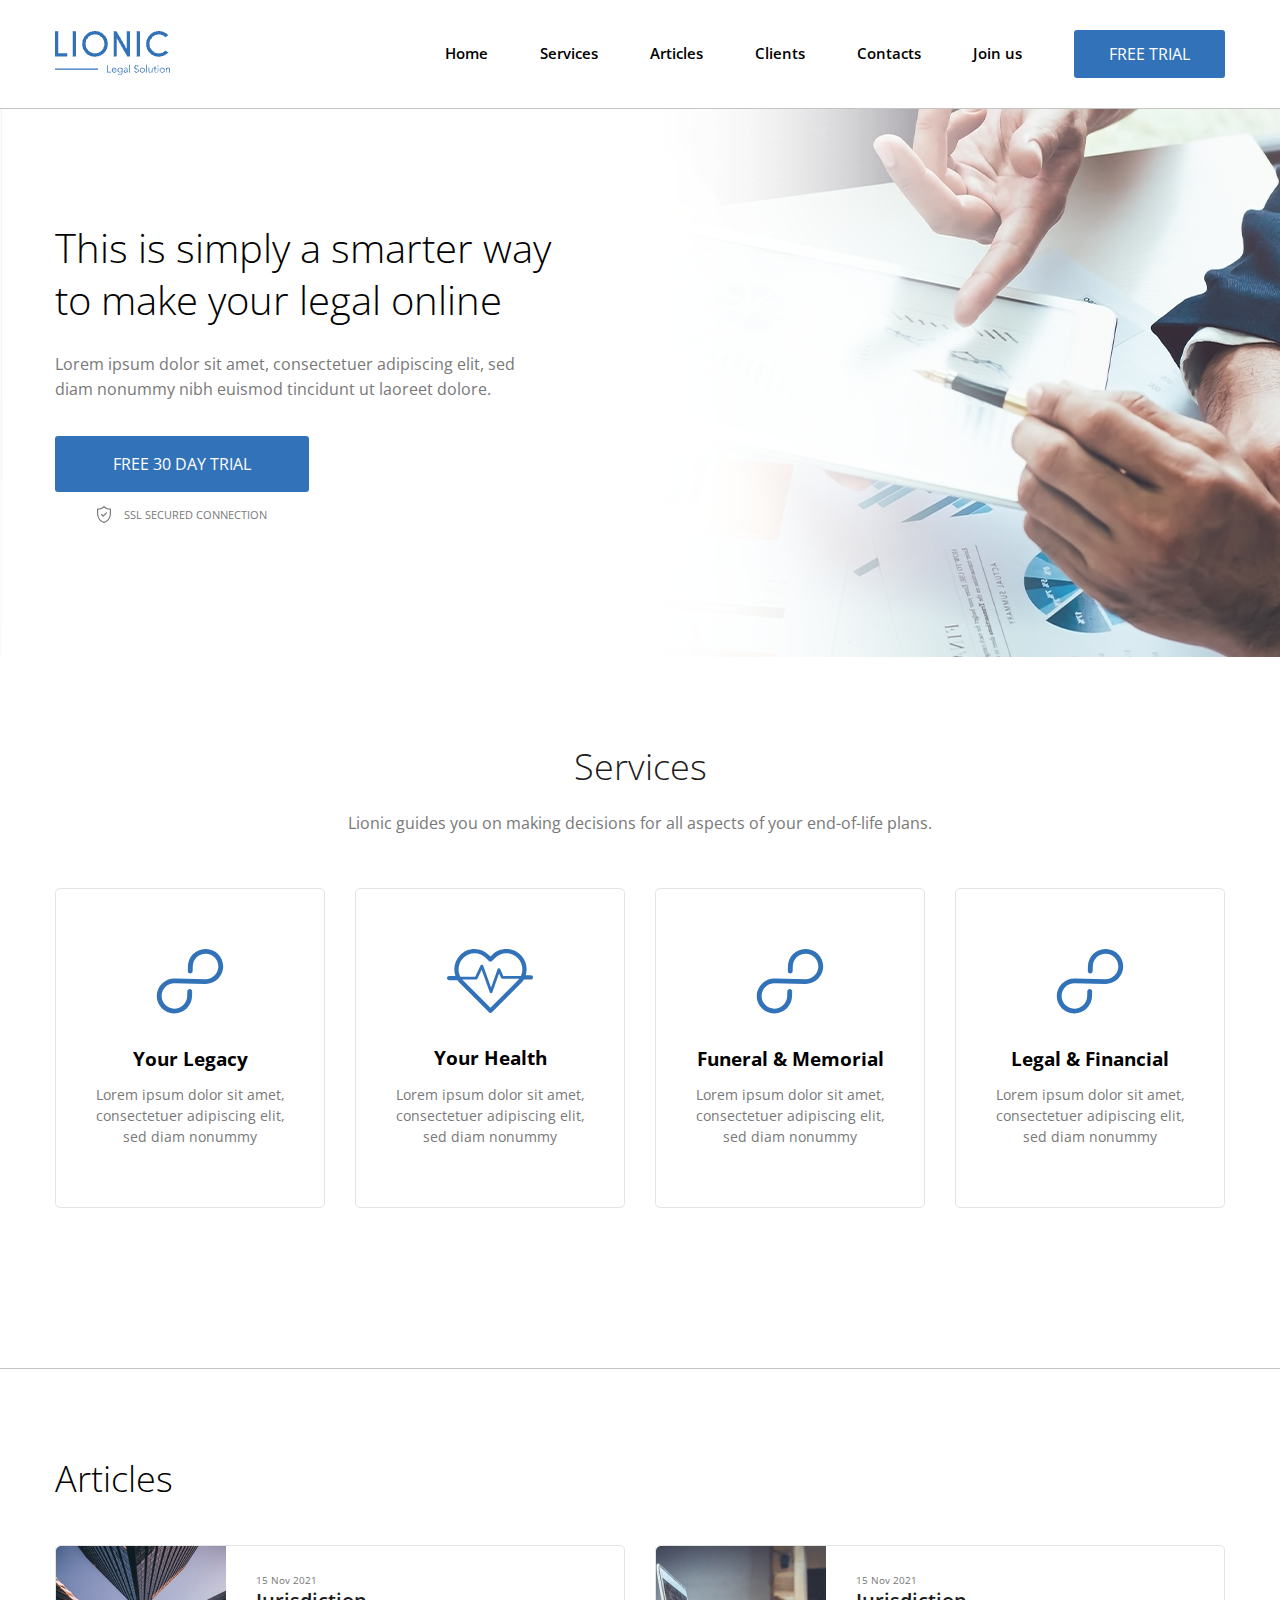
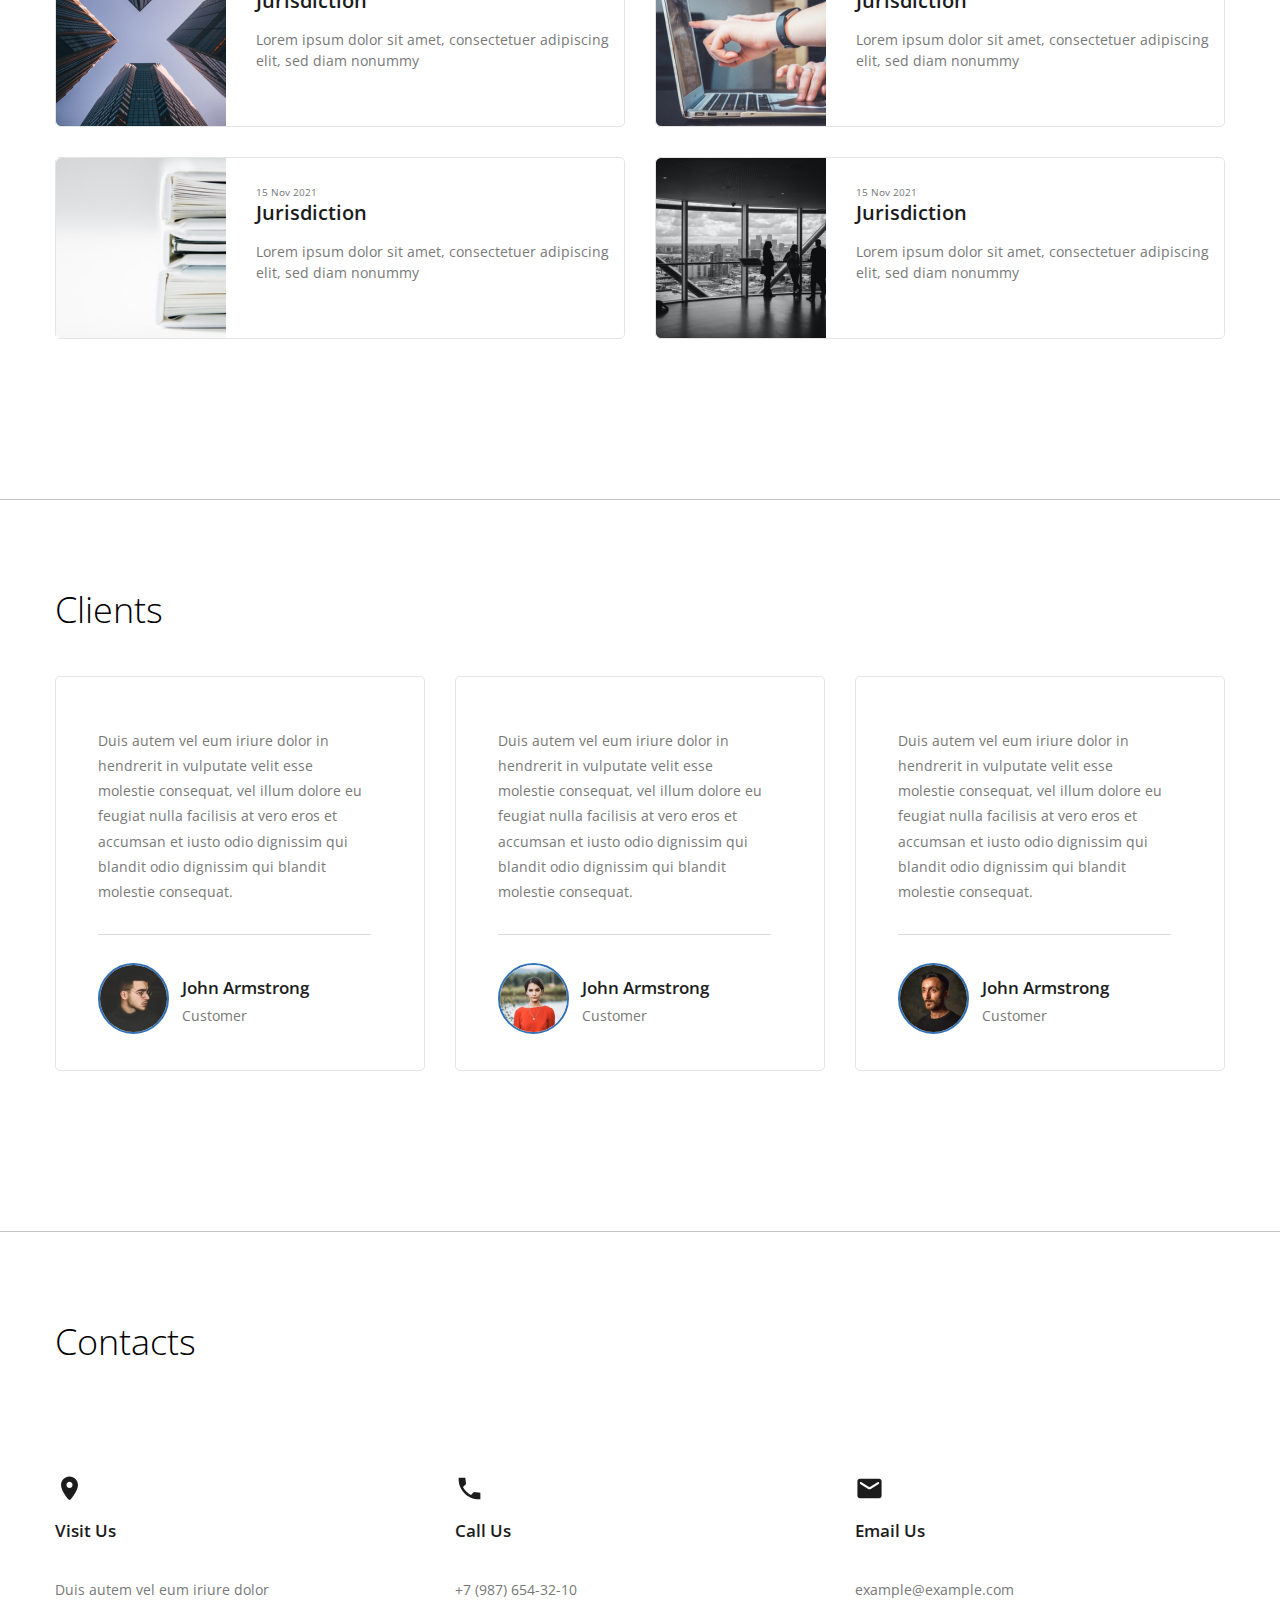
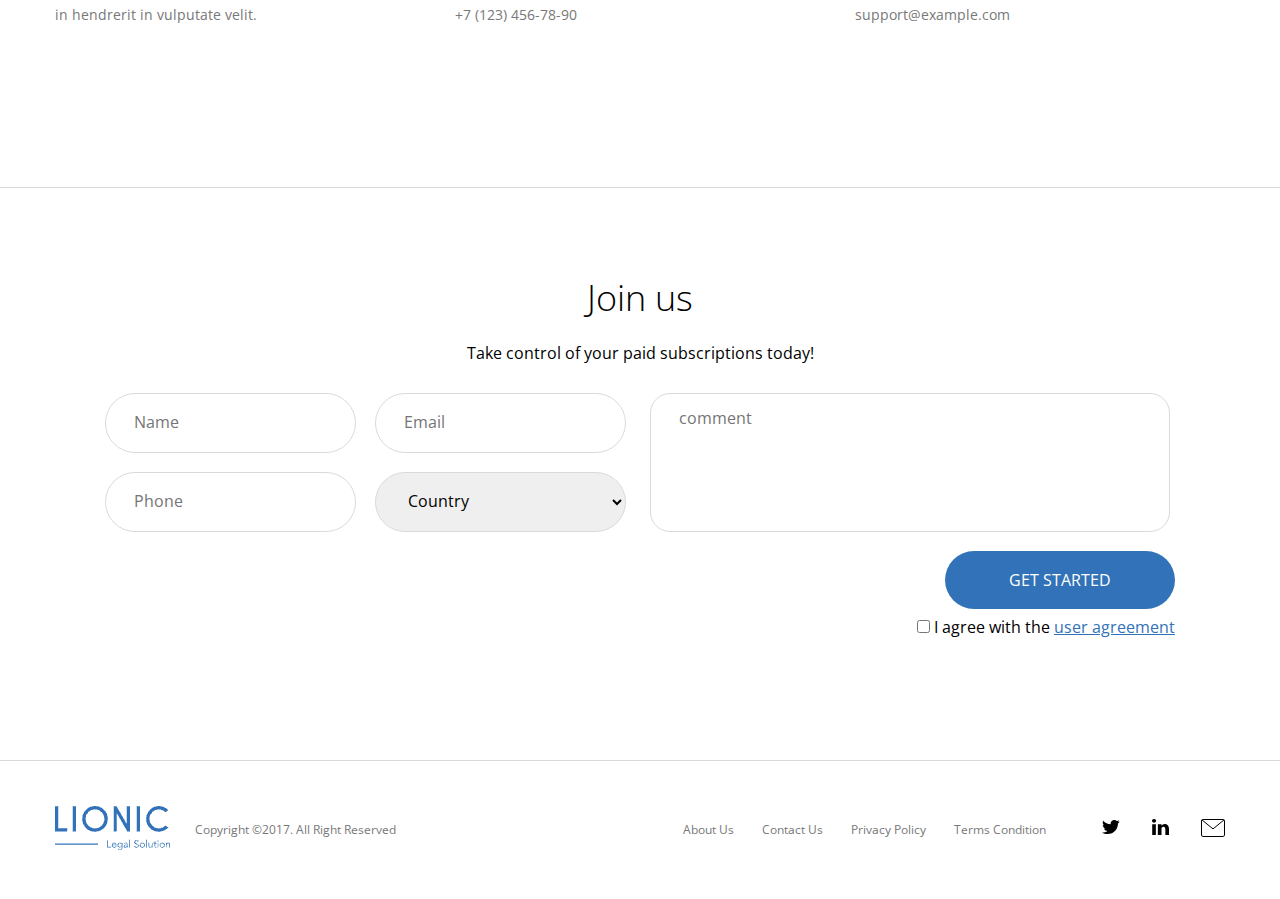
<file: index.html>
<!DOCTYPE html>
<html lang="en">
  <head>
    <meta charset="UTF-8" />
    <meta name="viewport" content="width=device-width, initial-scale=1.0" />
    <title>Lionic</title>
    <link rel="stylesheet" href="assets/css/normalize.css" />
    <link rel="stylesheet" href="assets/css/style.css" />
  </head>
  <body>
    <header class="header">
      <div class="container header-container">
        <a class="header-logo" href="#">
          <img src="assets/img/logo.png" alt="logo" class="header-logo" />
        </a>
        <nav class="header-nav">
          <ul class="header-list list-reset">
            <li class="header-list-item">
              <a href="" class="header-link">Home</a>
            </li>
            <li class="header-list-item">
              <a href="" class="header-link">Services</a>
            </li>
            <li class="header-list-item">
              <a href="" class="header-link">Articles</a>
            </li>
            <li class="header-list-item">
              <a href="" class="header-link">Clients</a>
            </li>
            <li class="header-list-item">
              <a href="" class="header-link">Contacts</a>
            </li>
            <li class="header-list-item">
              <a href="" class="header-link">Join us</a>
            </li>
          </ul>
        </nav>
        <button class="header-btn site-btn btn-reset">FREE TRIAL</button>
      </div>
    </header>

    <main class="main">
      <h1 class="visually-hidden">Lionic</h1>
      <section class="hero">
        <div class="container">
          <div class="hero-content">
            <h2 class="hero-title">
              This is simply a smarter way to make your legal online
            </h2>
            <p class="hero-text">
              Lorem ipsum dolor sit amet, consectetuer adipiscing elit, sed diam
              nonummy nibh euismod tincidunt ut laoreet dolore.
            </p>
            <div class="hero-inner">
              <button class="hero-btn site-btn btn-reset">
                FREE 30 DAY TRIAL
              </button>
              <span class="hero-secured">SSL secured connection</span>
            </div>
          </div>
        </div>
      </section>

      <section class="services section-offset">
        <div class="container">
          <h2 class="services-title section-title">Services</h2>
          <p class="services-text">
            Lionic guides you on making decisions for all aspects of your
            end-of-life plans.
          </p>
          <ul class="services-list list-reset">
            <li class="services-item">
              <svg
              class="services-icon "
                width="67.998291"
                height="65.999695"
                viewBox="0 0 67.9983 65.9997"
                fill="none"
                xmlns="http://www.w3.org/2000/svg"
                xmlns:xlink="http://www.w3.org/1999/xlink"
              >
                <desc>Created with Pixso.</desc>
                <defs />
                <path
                  id="Vector"
                  d="M50.39 0C40.43 -0.22 32.14 7.63 31.89 17.51L31.77 22.48C31.74 23.83 32.83 24.97 34.19 25C35.56 25.03 36.71 23.94 36.74 22.59L36.86 17.62C37.04 10.47 43.06 4.77 50.26 4.93C57.47 5.09 63.19 11.03 63.02 18.18C62.84 25.33 56.82 31.02 49.62 30.87L18.49 30.19C8.54 29.98 0.25 37.83 0 47.7C-0.25 57.57 7.64 65.78 17.6 65.99C27.56 66.21 35.85 58.36 36.09 48.48L36.22 43.57C36.25 42.21 35.16 41.08 33.79 41.05C32.43 41.02 31.28 42.1 31.25 43.46L31.12 48.38C30.94 55.52 24.93 61.22 17.72 61.06C10.52 60.9 4.79 54.96 4.97 47.81C5.15 40.66 11.16 34.97 18.37 35.12L49.49 35.8C59.45 36.01 67.74 28.16 67.99 18.29C68.23 8.42 60.34 0.22 50.39 0L50.39 0Z"
                  fill="#3172B9"
                  fill-opacity="1.000000"
                  fill-rule="nonzero"
                />
              </svg>
              <h3 class="services-item-title">Your Legacy</h3>
              <p class="services-item-text">
                Lorem ipsum dolor sit amet, consectetuer adipiscing elit, sed
                diam nonummy
              </p>
            </li>
            <li class="services-item">
              <svg
               class="services-icon "
                width="86.000000"
                height="64.000305"
                viewBox="0 0 86 64.0003"
                fill="none"
                xmlns="http://www.w3.org/2000/svg"
                xmlns:xlink="http://www.w3.org/1999/xlink"
              >
                <desc>Created with Pixso.</desc>
                <defs />
                <path
                  id="Vector"
                  d="M79.62 20.27C79.62 22.33 79.31 24.35 78.72 26.27L83.86 26.27C85.04 26.27 86 27.22 86 28.4C86 29.58 85.04 30.54 83.86 30.54L77.47 30.54C77.26 30.54 77.07 30.51 76.88 30.46C76 31.97 74.93 33.36 73.69 34.6L44.97 63.37C44.77 63.57 44.53 63.73 44.28 63.83C44.02 63.94 43.74 64 43.46 64C43.18 64 42.9 63.94 42.64 63.83C42.38 63.73 42.15 63.57 41.95 63.37L13.23 34.6C12.19 33.56 11.27 32.42 10.48 31.18C10.31 31.23 10.13 31.25 9.95 31.25L2.13 31.25C1.85 31.25 1.57 31.19 1.31 31.09C1.05 30.98 0.82 30.82 0.62 30.62C0.42 30.42 0.26 30.19 0.16 29.93C0.05 29.67 -0.01 29.39 0 29.11C0 27.93 0.95 26.98 2.13 26.98L8.44 26.98C5.96 19.86 7.56 11.61 13.23 5.93C15.1 4.05 17.33 2.55 19.79 1.53C22.24 0.51 24.88 -0.01 27.54 6.1e-5C32.95 6.1e-5 38.03 2.1 41.85 5.93L43.46 7.54L45.07 5.93C46.94 4.04 49.17 2.55 51.63 1.53C54.08 0.51 56.72 -0.01 59.38 6.1e-5C62.04 -0.01 64.67 0.51 67.13 1.53C69.58 2.55 71.81 4.05 73.69 5.93C75.57 7.81 77.07 10.05 78.09 12.51C79.1 14.97 79.62 17.6 79.62 20.27ZM70.67 8.95C69.19 7.46 67.43 6.28 65.49 5.48C63.55 4.67 61.47 4.26 59.38 4.27C57.28 4.26 55.2 4.67 53.26 5.48C51.32 6.28 49.56 7.46 48.08 8.95L44.96 12.07C44.77 12.27 44.53 12.43 44.27 12.54C44.01 12.64 43.74 12.7 43.46 12.7C43.18 12.7 42.9 12.64 42.64 12.54C42.38 12.43 42.15 12.27 41.95 12.07L38.84 8.95C37.36 7.46 35.6 6.28 33.66 5.48C31.72 4.67 29.64 4.26 27.54 4.27C25.44 4.26 23.36 4.67 21.42 5.48C19.48 6.28 17.72 7.46 16.24 8.95C11.17 14.04 10.23 21.71 13.42 27.76L28.23 27.76L33.53 16.47C33.78 15.95 34.27 15.63 34.89 15.66C35.17 15.67 35.44 15.77 35.66 15.93C35.89 16.1 36.06 16.33 36.16 16.6L44.05 38.48L50.54 20.16C50.63 19.9 50.8 19.66 51.03 19.49C51.26 19.33 51.53 19.23 51.82 19.22C52.1 19.21 52.38 19.28 52.62 19.43C52.86 19.58 53.05 19.79 53.17 20.05L56.35 27.05L73.85 27.05C76.61 21.12 75.55 13.84 70.67 8.95L70.67 8.95ZM16.24 31.58L43.46 58.84L70.67 31.58C71.22 31.03 71.73 30.45 72.19 29.83L55.73 29.83C55.17 29.83 54.37 29.57 54.14 29.06L52.04 24.44L45.4 43.18C45.2 43.75 44.67 44.13 44.06 44.13L44.06 44.13C43.46 44.13 42.93 43.76 42.72 43.19L34.65 20.79L30.42 29.79C30.19 30.29 29.99 30.54 29.43 30.54L15.29 30.54C15.59 30.9 15.91 31.24 16.24 31.58Z"
                  fill="#3172B9"
                  fill-opacity="1.000000"
                  fill-rule="nonzero"
                />
              </svg>

              <h3 class="services-item-title">Your Health</h3>
              <p class="services-item-text">
                Lorem ipsum dolor sit amet, consectetuer adipiscing elit, sed
                diam nonummy
              </p>
            </li>
            <li class="services-item">
              <svg
               class="services-icon "
                width="67.998291"
                height="65.999695"
                viewBox="0 0 67.9983 65.9997"
                fill="none"
                xmlns="http://www.w3.org/2000/svg"
                xmlns:xlink="http://www.w3.org/1999/xlink"
              >
                <desc>Created with Pixso.</desc>
                <defs />
                <path
                  id="Vector"
                  d="M50.39 0C40.43 -0.22 32.14 7.63 31.89 17.51L31.77 22.48C31.74 23.83 32.83 24.97 34.19 25C35.56 25.03 36.71 23.94 36.74 22.59L36.86 17.62C37.04 10.47 43.06 4.77 50.26 4.93C57.47 5.09 63.19 11.03 63.02 18.18C62.84 25.33 56.82 31.02 49.62 30.87L18.49 30.19C8.54 29.98 0.25 37.83 0 47.7C-0.25 57.57 7.64 65.78 17.6 65.99C27.56 66.21 35.85 58.36 36.09 48.48L36.22 43.57C36.25 42.21 35.16 41.08 33.79 41.05C32.43 41.02 31.28 42.1 31.25 43.46L31.12 48.38C30.94 55.52 24.93 61.22 17.72 61.06C10.52 60.9 4.79 54.96 4.97 47.81C5.15 40.66 11.16 34.97 18.37 35.12L49.49 35.8C59.45 36.01 67.74 28.16 67.99 18.29C68.23 8.42 60.34 0.22 50.39 0L50.39 0Z"
                  fill="#3172B9"
                  fill-opacity="1.000000"
                  fill-rule="nonzero"
                />
              </svg>
             
              <h3 class="services-item-title">Funeral & Memorial</h3>
              <p class="services-item-text">
                Lorem ipsum dolor sit amet, consectetuer adipiscing elit, sed
                diam nonummy
              </p>
            </li>
            <li class="services-item">
              <svg
               class="services-icon "
              
                width="67.998291"
                height="65.999695"
                viewBox="0 0 67.9983 65.9997"
                fill="none"
                xmlns="http://www.w3.org/2000/svg"
                xmlns:xlink="http://www.w3.org/1999/xlink"
              >
                <desc>Created with Pixso.</desc>
                <defs />
                <path
                  id="Vector"
                  d="M50.39 0C40.43 -0.22 32.14 7.63 31.89 17.51L31.77 22.48C31.74 23.83 32.83 24.97 34.19 25C35.56 25.03 36.71 23.94 36.74 22.59L36.86 17.62C37.04 10.47 43.06 4.77 50.26 4.93C57.47 5.09 63.19 11.03 63.02 18.18C62.84 25.33 56.82 31.02 49.62 30.87L18.49 30.19C8.54 29.98 0.25 37.83 0 47.7C-0.25 57.57 7.64 65.78 17.6 65.99C27.56 66.21 35.85 58.36 36.09 48.48L36.22 43.57C36.25 42.21 35.16 41.08 33.79 41.05C32.43 41.02 31.28 42.1 31.25 43.46L31.12 48.38C30.94 55.52 24.93 61.22 17.72 61.06C10.52 60.9 4.79 54.96 4.97 47.81C5.15 40.66 11.16 34.97 18.37 35.12L49.49 35.8C59.45 36.01 67.74 28.16 67.99 18.29C68.23 8.42 60.34 0.22 50.39 0L50.39 0Z"
                  fill="#3172B9"
                  fill-opacity="1.000000"
                  fill-rule="nonzero"
                />
              </svg>
              <h3 class="services-item-title">Legal & Financial</h3>
              <p class="services-item-text">
                Lorem ipsum dolor sit amet, consectetuer adipiscing elit, sed
                diam nonummy
              </p>
            </li>
          </ul>
        </div>
      </section>

      <section class="articles section-offset">
        <div class="container">
          <h2 class="articles-title section-title">Articles</h2>

          <ul class="articles-list list-reset">
            <li class="articles-item">
              <article class="article-preview">
                <a href="" class="article-preview-link">
                  <img
                    class="article-preview-img"
                    src="assets/img/articles/articles-1.jpg"
                    alt=""
                  />
                  <div class="article-preview-content">
                    <time
                      class="article-preview-time"
                      datetime="2021-11-15 20:00"
                      >15 Nov 2021</time
                    >
                    <h3 class="article-preview-title">Jurisdiction</h3>
                    <p class="article-preview-text">
                      Lorem ipsum dolor sit amet, consectetuer adipiscing elit,
                      sed diam nonummy
                    </p>
                  </div>
                </a>
              </article>
            </li>
            <li class="articles-item">
              <article class="article-preview">
                <a href="" class="article-preview-link">
                  <img
                    class="article-preview-img"
                    src="assets/img/articles/articles-2.jpg"
                    alt=""
                  />
                  <div class="article-preview-content">
                    <time
                      datetime="2021-11-15 20:00"
                      class="article-preview-time"
                      >15 Nov 2021</time
                    >
                    <h3 class="article-preview-title">Jurisdiction</h3>
                    <p class="article-preview-text">
                      Lorem ipsum dolor sit amet, consectetuer adipiscing elit,
                      sed diam nonummy
                    </p>
                  </div>
                </a>
              </article>
            </li>
            <li class="articles-item">
              <article class="article-preview">
                <a href="" class="article-preview-link">
                  <img
                    class="article-preview-img"
                    src="assets/img/articles/articles-3.jpg"
                    alt=""
                  />
                  <div class="article-preview-content">
                    <time
                      datetime="2021-11-15 20:00"
                      class="article-preview-time"
                      >15 Nov 2021</time
                    >
                    <h3 class="article-preview-title">Jurisdiction</h3>
                    <p class="article-preview-text">
                      Lorem ipsum dolor sit amet, consectetuer adipiscing elit,
                      sed diam nonummy
                    </p>
                  </div>
                </a>
              </article>
            </li>
            <li class="articles-item">
              <article class="article-preview">
                <a href="" class="article-preview-link">
                  <img
                    class="article-preview-img"
                    src="assets/img/articles/articles-4.jpg"
                    alt=""
                  />
                  <div class="article-preview-content">
                    <time
                      datetime="2021-11-15 20:00"
                      class="article-preview-time"
                      >15 Nov 2021</time
                    >
                    <h3 class="article-preview-title">Jurisdiction</h3>
                    <p class="article-preview-text">
                      Lorem ipsum dolor sit amet, consectetuer adipiscing elit,
                      sed diam nonummy
                    </p>
                  </div>
                </a>
              </article>
            </li>
          </ul>
        </div>
      </section>
      <section class="сlients section-offset">
        <div class="container">
          <h2 class="clients-title section-title">Clients</h2>
          <ul class="clients-list list-reset">
            <li class="clients-item">
              <p class="clients-text">
                Duis autem vel eum iriure dolor in hendrerit in vulputate velit
                esse molestie consequat, vel illum dolore eu feugiat nulla
                facilisis at vero eros et accumsan et iusto odio dignissim qui
                blandit odio dignissim qui blandit molestie consequat.
              </p>
              <div class="clients-user">
                <div class="clients-avatar">
                  <img
                    src="assets/img/clients/clients-1.jpg"
                    alt="John Armstrong"
                  />
                </div>
                <div class="clients-info">
                  <p class="clients-name">John Armstrong</p>
                  <p class="clients-post">Customer</p>
                </div>
              </div>
            </li>
            <li class="clients-item">
              <p class="clients-text">
                Duis autem vel eum iriure dolor in hendrerit in vulputate velit
                esse molestie consequat, vel illum dolore eu feugiat nulla
                facilisis at vero eros et accumsan et iusto odio dignissim qui
                blandit odio dignissim qui blandit molestie consequat.
              </p>
              <div class="clients-user">
                <div class="clients-avatar">
                  <img
                    src="assets/img/clients/clients-2.jpg"
                    alt="John Armstrong"
                  />
                </div>
                <div class="clients-info">
                  <p class="clients-name">John Armstrong</p>
                  <p class="clients-post">Customer</p>
                </div>
              </div>
            </li>
            <li class="clients-item">
              <p class="clients-text">
                Duis autem vel eum iriure dolor in hendrerit in vulputate velit
                esse molestie consequat, vel illum dolore eu feugiat nulla
                facilisis at vero eros et accumsan et iusto odio dignissim qui
                blandit odio dignissim qui blandit molestie consequat.
              </p>
              <div class="clients-user">
                <div class="clients-avatar">
                  <img
                    src="assets/img/clients/clients-3.jpg"
                    alt="John Armstrong"
                  />
                </div>
                <div class="clients-info">
                  <p class="clients-name">John Armstrong</p>
                  <p class="clients-post">Customer</p>
                </div>
              </div>
            </li>
          </ul>
        </div>
      </section>
      <section class="contacts section-offset">
        <div class="container">
          <h2 class="contacts-title section-title">Contacts</h2>
          <address class="contacts-address">
            <ul class="contacts-list list-reset">
              <li class="contacts-item contacts-visit">
                <strong class="contacts-caption">Visit Us</strong>
                <p class="contacts-text">
                  Duis autem vel eum iriure dolor in hendrerit in vulputate
                  velit.
                </p>
              </li>
              <li class="contacts-item contacts-call">
                <strong class="contacts-caption">Call Us</strong>
                <a class="contacts-link" href="tel:+79876543210"
                  >+7 (987) 654-32-10</a
                >
                <a class="contacts-link" href="tel:+71234567890"
                  >+7 (123) 456-78-90</a
                >
              </li>
              <li class="contacts-item contacts-email">
                <strong class="contacts-caption">Email Us</strong>
                <a class="contacts-link" href="mailto:example@example.com">
                  example@example.com
                </a>
                <a class="contacts-link" href="mailto:support@example.com"
                  >support@example.com
                </a>
              </li>
            </ul>
          </address>
        </div>
      </section>
      <section class="join section-offset">
        <div class="container">
          <h2 class="join-title section-title">Join us</h2>
          <p class="join-text">
            Take control of your paid subscriptions today!
          </p>
          <form
            action="https://jsonplaceholder.typicode.com/posts"
            method="POST"
            class="form"
          >
            <div class="form-top">
              <div class="form-left">
                <input
                  type="text"
                  placeholder="Name"
                  class="form-input"
                  required
                />
                <input
                  type="email"
                  placeholder="Email"
                  class="form-input"
                  required
                />
                <input
                  type="tel"
                  placeholder="Phone"
                  class="form-input"
                  required
                />
                <select name="coutnry" class="form-select">
                  <option value="country" disabled selected>Country</option>
                  <option value="United Kingdom">United Kingdom</option>
                  <option value="United States">United States</option>
                </select>
              </div>
              <div class="form-right">
                <textarea
                  name=""
                  class="form-textarea"
                  placeholder="comment"
                ></textarea>
              </div>
            </div>
            <div class="form-bottom">
              <button class="form-btn site-btn btn-reset">GET STARTED</button>
              <label class="form-check">
                <input type="checkbox" required />
                I agree with the <a class="form-link" href="">user agreement</a>
              </label>
            </div>
          </form>
        </div>
      </section>
    </main>
    <footer class="footer">
      <div class="container">
        <div class="foooter-content">
          <div class="footer-left">
            <a class="footer-logo" href="#">
              <img src="assets/img/logo.png" alt="logo" />
            </a>
            <p class="footer-copy">Copyright ©2017. All Right Reserved</p>
          </div>
          <div class="footer-right">
            <nav class="footer-nav">
              <ul class="footer-list list-reset">
                <li class="footer-item">
                  <a href="#" class="footer-link">About Us</a>
                </li>
                <li class="footer-item">
                  <a href="#" class="footer-link">Contact Us</a>
                </li>
                <li class="footer-item">
                  <a href="#" class="footer-link">Privacy Policy</a>
                </li>
                <li class="footer-item">
                  <a href="#" class="footer-link">Terms Condition</a>
                </li>
              </ul>
            </nav>
            <ul class="social-list list-reset">
              <li class="social-item">
                <a href="" class="social-link">
                  <svg
                    width="17.718994"
                    height="14.000000"
                    viewBox="0 0 17.719 14"
                    fill="none"
                    xmlns="http://www.w3.org/2000/svg"
                    xmlns:xlink="http://www.w3.org/1999/xlink"
                  >
                    <desc>Created with Pixso.</desc>
                    <defs />
                    <path
                      id="Vector"
                      d="M17.71 1.65C17.06 1.93 16.36 2.12 15.63 2.21C16.38 1.77 16.95 1.08 17.22 0.25C16.51 0.66 15.73 0.95 14.92 1.11C14.25 0.42 13.31 0 12.26 0C10.26 0 8.63 1.58 8.63 3.53C8.63 3.81 8.66 4.08 8.72 4.33C5.7 4.19 3.02 2.78 1.23 0.64C0.92 1.16 0.74 1.77 0.74 2.42C0.74 3.64 1.38 4.73 2.35 5.36C1.78 5.34 1.21 5.19 0.71 4.92L0.71 4.96C0.71 6.68 1.96 8.1 3.62 8.43C3.32 8.51 3 8.55 2.67 8.55C2.43 8.55 2.2 8.53 1.98 8.49C2.44 9.89 3.79 10.91 5.38 10.94C4.13 11.89 2.57 12.46 0.86 12.46C0.57 12.46 0.28 12.44 0 12.41C1.6 13.41 3.51 14 5.57 14C12.25 14 15.91 8.61 15.91 3.94C15.91 3.79 15.91 3.63 15.9 3.48C16.61 2.98 17.23 2.36 17.71 1.65Z"
                      fill="#000000"
                      fill-opacity="1.000000"
                      fill-rule="nonzero"
                    />
                  </svg>
                </a>
              </li>
              <li class="social-item">
                <a href="" class="social-link">
                  <svg
                    width="17.002686"
                    height="16.000000"
                    viewBox="0 0 17.0027 16"
                    fill="none"
                    xmlns="http://www.w3.org/2000/svg"
                    xmlns:xlink="http://www.w3.org/1999/xlink"
                  >
                    <desc>Created with Pixso.</desc>
                    <defs />
                    <path
                      id="Vector"
                      d="M3.85 16L3.85 5.2L0.21 5.2L0.21 16L3.85 16ZM2.03 3.72C3.3 3.72 4.09 2.9 4.09 1.86C4.07 0.8 3.3 0 2.06 0C0.81 0 0 0.8 0 1.86C0 2.9 0.79 3.72 2.01 3.72L2.03 3.72L2.03 3.72ZM5.87 16L9.52 16L9.52 9.97C9.52 9.64 9.54 9.32 9.64 9.09C9.9 8.45 10.5 7.78 11.51 7.78C12.83 7.78 13.35 8.77 13.35 10.22L13.35 16L17 16L17 9.81C17 6.49 15.2 4.95 12.8 4.95C10.84 4.95 9.97 6.03 9.49 6.77L9.52 6.77L9.52 5.2L5.87 5.2C5.92 6.21 5.87 15.99 5.87 15.99L5.87 16Z"
                      fill="#000000"
                      fill-opacity="1.000000"
                      fill-rule="nonzero"
                    />
                  </svg>
                </a>
              </li>
              <li class="social-item">
                <a href="" class="social-link">
                  <svg
                    width="24.000000"
                    height="18.000000"
                    viewBox="0 0 24 18"
                    fill="none"
                    xmlns="http://www.w3.org/2000/svg"
                    xmlns:xlink="http://www.w3.org/1999/xlink"
                  >
                    <desc>Created with Pixso.</desc>
                    <defs />
                    <path
                      id="Vector"
                      d="M21.6 0L2.4 0C1.07 0 0 1.01 0 2.25L0 15.75C0 16.98 1.07 18 2.4 18L21.6 18C22.92 18 24 16.98 24 15.75L24 2.25C24 1.01 22.92 0 21.6 0ZM2.4 1L21.6 1Q21.79 1 21.97 1.04Q22.06 1.06 22.16 1.1Q22.33 1.17 22.48 1.28Q22.54 1.33 22.61 1.39Q22.76 1.53 22.86 1.72Q22.88 1.75 22.89 1.78Q22.95 1.91 22.98 2.04Q23 2.14 23 2.25L23 15.75Q23 15.85 22.98 15.95Q22.95 16.08 22.89 16.21Q22.88 16.24 22.86 16.27Q22.76 16.46 22.61 16.6Q22.54 16.66 22.48 16.71Q22.33 16.82 22.16 16.89Q22.06 16.93 21.97 16.95Q21.79 17 21.6 17L2.4 17Q2.2 17 2.02 16.95Q1.93 16.93 1.83 16.89Q1.66 16.82 1.51 16.71Q1.45 16.66 1.38 16.6Q1.23 16.46 1.13 16.27Q1.11 16.24 1.1 16.21Q1.04 16.08 1.01 15.95Q1 15.85 1 15.75L1 2.25Q1 2.14 1.01 2.04Q1.04 1.91 1.1 1.78Q1.11 1.75 1.13 1.72Q1.23 1.53 1.38 1.39Q1.45 1.33 1.51 1.28Q1.66 1.17 1.83 1.1Q1.93 1.06 2.02 1.04Q2.2 1 2.4 1Z"
                      fill="#000000"
                      fill-opacity="1.000000"
                      fill-rule="evenodd"
                    />
                    <path
                      id="Vector"
                      d="M22.84 1.06L12 9.93L1.15 1.06"
                      stroke="#000000"
                      stroke-opacity="1.000000"
                      stroke-width="1.000000"
                      stroke-linejoin="round"
                      stroke-linecap="round"
                    />
                  </svg>
                </a>
              </li>
            </ul>
          </div>
        </div>
      </div>
    </footer>
  </body>
</html>
</file>
<file: assets/css/style.css>
@import url("https://fonts.googleapis.com/css2?family=Open+Sans:ital,wght@0,300..800;1,300..800&display=swap");

html {
  box-sizing: border-box;
}

p,
h1,
h2,
h3 {
  margin: 0;
}

.visually-hidden {
  position: fixed;
  transform: scale(0);
}

*,
*::after,
*::before {
  box-sizing: inherit;
}

.section-title {
  font-size: 36px;
  font-weight: 300;
  line-height: 130%;
}

.section-offset {
  padding-top: 87px;
  padding-bottom: 160px;
  border-bottom: 1px solid #dadada;
}

body {
  font-family: "Open Sans", sans-serif;
}

.container {
  max-width: 1200px;
  padding: 0 15px;
  margin: 0 auto;
}

.btn-reset {
  border: none;
  background-color: transparent;
  cursor: pointer;
  padding: 0;
}

.site-btn {
  border-radius: 3px;

  background: rgb(49, 114, 185);
  color: white;
  text-transform: uppercase;
  padding: 15px 35px 15px 35px;
  transition: background 0.5s;
}

.site-btn:focus-visible {
  outline: 1px solid #71a7e2;
  outline-offset: 3px;
}

.site-btn:hover {
  background: rgb(113, 167, 226);
}

.site-btn:active {
  background: rgb(14, 59, 108);
}

a {
  text-decoration: none;
  color: black;
}

.list-reset {
  list-style: none;
  margin: 0px;
  padding: 0;
}

/* header */

.header {
  padding: 30px 0;
  border-bottom: 1px solid #c4c4c4;
  background-color: white;
}

.header-container {
  display: flex;
  align-items: center;
}

.header-list {
  display: flex;
  gap: 52px;
}

.header-nav {
  margin-right: 52px;
}

.header-logo {
  margin-right: auto;
}

.header-link {
  font-size: 15px;
  font-weight: 600;
  transition: color 0.3s;
}

.header-link:focus-visible {
  outline: 1px solid #71a7e2;
  outline-offset: 5px;
}

.header-link::after {
  content: "";
  width: 100%;
  height: 2px;
  background-color: #3172b9;
  display: block;
  opacity: 0;
  transition: opacity 0.5s;
}

.header-link:hover::after {
  opacity: 1;
}

.header-link:hover {
  color: #3172b9;
}

.header-link:active {
  color: #71a7e2;
}

/* hero */
.hero {
  background-image: url("../img/hero/hero-bg.jpeg");
  padding: 113px 0 134px 0;
}

.hero-content {
  max-width: 529px;
  display: flex;
  flex-direction: column;
  align-items: flex-start;
}

.hero-title {
  font-size: 40px;
  font-weight: 300;
  line-height: 130%;
  margin-bottom: 26px;
}

.hero-text {
  color: rgb(120, 120, 120);
  font-size: 16px;
  line-height: 155%;
  margin-bottom: 34px;
  max-width: 471px;
}

.hero-btn {
  margin-bottom: 14px;
  padding: 19px 58px ;
}

.hero-secured {
  display: block;
  color: rgb(120, 120, 120);
  font-size: 11px;
  line-height: 155%;
  text-transform: uppercase;
  background-image: url("../img/hero/secured.svg");
  background-repeat: no-repeat;
  padding-left: 27px;
}

.hero-inner {
  display: flex;
  flex-direction: column;
  align-items: center;
}

/* services */
.services-text {
  color: rgb(120, 120, 120);
  text-align: center;
  font-size: 16px;
  font-weight: 400;
  line-height: 22px;
  margin-bottom: 54px;
}

.services-title {
  margin-bottom: 21px;
  text-align: center;
  color: #1c1c1c;
}

.services {
  border-bottom: 1px solid #c4c4c4;
}

.services-list {
  display: flex;
  gap: 30px;
}

.services-item {
  width: 270px;
  height: 320px;
  border: 1px solid #e4e4e4;
  border-radius: 5px;
  padding: 60px 30px;
  display: flex;
  flex-direction: column;
  align-items: center;
  transition: 0.5s;
}
.services-icon{
  margin-bottom: 34px;
}
.services-icon path {
  margin-bottom: 27px;

  transition: 0.5s;
  fill: color #3172b9;
}

.services-item-title {
  margin-bottom: 15px;
}

.services-item-text {
  color: rgb(120, 120, 120);

  font-size: 14px;
  font-weight: 400;
  line-height: 150%;

  text-align: center;
}

.services-item:hover {
  background-color: #3172b9;
}

.services-item:hover .services-icon path {
  fill: white;
}

.services-item:hover .services-item-title {
  color: white;
}

.services-item:hover .services-item-text {
  color: white;
}

/* article */
.articles {
  border-bottom: 1px solid #c4c4c4;
}

.articles-title {
  margin-bottom: 42px;
}

.articles-list {
  display: flex;
  gap: 30px;
  flex-wrap: wrap;
}

.articles-item {
  width: 570px;
  transition: 0.5s;
}
.article-preview-link:focus-visible {
  background-color: #71a7e2;
}

.article-preview-link:focus-visible .article-preview-title {
  color: white;
}

.article-preview-link:focus-visible .article-preview-text {
  color: white;
}
.articles-item:hover {
  background-color: #3172b9;
}

.articles-item:hover .article-preview-title {
  color: white;
}

.articles-item:hover .article-preview-text {
  color: white;
}
.article-preview-link:active {
  background-color: #0e3b6c;
}

.article-preview-link:active .article-preview-title {
  color: white;
}

.article-preview-link:active .article-preview-text {
  color: white;
}
.article-preview {
  border: 1px solid #e4e4e4;
  border-radius: 5px;
}

.article-preview-link {
  display: flex;
}

.article-preview-content {
  padding: 23px 0 38px 30px;
}

.article-preview-title {
  font-weight: 600;
  font-size: 20px;
  line-height: 130%;
  color: #1c1c1c;
  margin-bottom: 15px;
  transition: 0.5s;
}

.article-preview-text {
  font-weight: 400;
  font-size: 14px;
  line-height: 150%;
  color: #787878;
  transition: 0.5s;
}

.article-preview-time {
  font-weight: 400;
  font-size: 10px;
  line-height: 150%;
  color: #787878;
}

/* section-clients */

.сlients {
  border-bottom: 1px solid #c4c4c4;
}

.clients-title {
  margin-bottom: 42px;
}

.clients-list {
  display: flex;
  gap: 30px;
}

.clients-item {
  border: 1px solid rgb(228, 228, 228);
  border-radius: 5px;
  width: 370px;
  padding: 51px 53px 32px 42px;
}

.clients-text {
  color: rgb(120, 120, 120);

  font-size: 14px;
  font-weight: 400;
  line-height: 180%;
  margin-bottom: 30px;
}

.clients-user {
  border-top: 1px solid #dadada;
  padding-top: 28px;
  display: flex;
  align-items: center;
}

.clients-avatar {
  margin-right: 17px;
  width: 67px;
}

.clients-avatar img {
  border: 2px solid rgb(49, 114, 185);
  border-radius: 100%;
}

.clients-name {
  color: rgb(28, 28, 28);
  font-size: 17px;
  font-weight: 600;
  line-height: 180%;
}

.clients-post {
  color: rgb(120, 120, 120);

  font-size: 14px;
  font-weight: 400;
  line-height: 180%;
}

/* contacts */

.contacts-title {
  margin-bottom: 109px;
}

.contacts-address {
  font-style: normal;
}

.contacts-list {
  display: flex;
  justify-content: space-between;
}

.contacts-item {
  background-size: 29px;
  background-repeat: no-repeat;
  width: 370px;
  padding-top: 42px;
  display: flex;
  flex-direction: column;
}

.contacts-visit {
  background-image: url("../img/contacts/location_on.svg");
}

.contacts-caption {
  color: rgb(28, 28, 28);

  font-size: 17px;
  font-weight: 600;
  line-height: 180%;
  margin-bottom: 30px;
}

.contacts-text {
  color: rgb(120, 120, 120);

  font-size: 14px;
  font-weight: 400;
  line-height: 180%;
  max-width: 214px;
}

.contacts-call {
  background-image: url("../img/contacts/phone.svg");
}

.contacts-link {
  color: rgb(120, 120, 120);

  font-size: 14px;
  font-weight: 400;
  line-height: 180%;
  transition: 0.5s;
}

.contacts-link:focus-visible {
  outline: 1px solid #71a7e2;
}
.contacts-link:hover {
  color: #71a7e2;
}
.contacts-link:active {
  color: #0e3b6c;
}

.contacts-email {
  background-image: url("../img/contacts/mail.svg");
}

/* Join */
.join{
  padding-bottom: 124px;
}
.join-title {
  text-align: center;
  margin-bottom: 22px;
}

.join-text {
  text-align: center;
  margin-bottom: 30px;
}

.form {
  display: flex;
  flex-wrap: wrap;
  gap: 19px;
  padding: 0 50px;
}

.form-top {
  display: flex;
  gap: 19px;
  justify-content: space-between;
}

.form-left {
  display: flex;
  flex-wrap: wrap;
  gap: 19px;
  flex-basis: 50%;
  width: 50%;
}

.form-input,
.form-select {
  border: 1px solid rgb(218, 218, 218);
  border-radius: 50px;
  padding: 15px 28px 16px 28px;
  width: 251px;
  transition: 0.5s;
  height: 60px;
}

.form-input:focus,
.form-select:focus,
.form-textarea:focus {
  border-color: #71a7e2;
  background: rgba(113, 167, 226, 0.2);
  outline: none;
}
.form-input:hover,
.form-select:hover,
.form-textarea:hover {
  border-color: #71a7e2;
}
.form-input:active,
.form-select:active,
.form-textarea:active {
  border-color: #3172b9;
}

.form-right {
  width: 50%;
}

.form-textarea {
  border: 1px solid rgb(218, 218, 218);
  border-radius: 20px;
  width: 520px;
  height: 100%;
  min-height: 130px;
  padding: 15px 28px;
  resize: none;
  transition: 0.5s;
}

.form-bottom {
  display: flex;
  align-items: flex-end;
  width: 100%;
  flex-direction: column;
}

.form-btn {
  border-radius: 50px;
  width: 230px;
  margin-bottom: 9px;
  padding: 20px 53px;
}

.form-link {
  color: #3172b9;
  text-decoration: underline;
}

.footer {
  padding: 45px 0;
}

.foooter-content {
  display: flex;
  justify-content: space-between;
  align-items: center;
}

.footer-left {
  display: flex;
  align-items: center;
  gap: 25px;
}

.footer-copy,
.footer-link {
  color: rgb(120, 120, 120);
  font-size: 12px;
}

.footer-right {
  display: flex;
  gap: 56px;
}

.footer-list {
  display: flex;
  gap: 28px;
}

.social-list {
  display: flex;
  gap: 32px;
}
</file>
